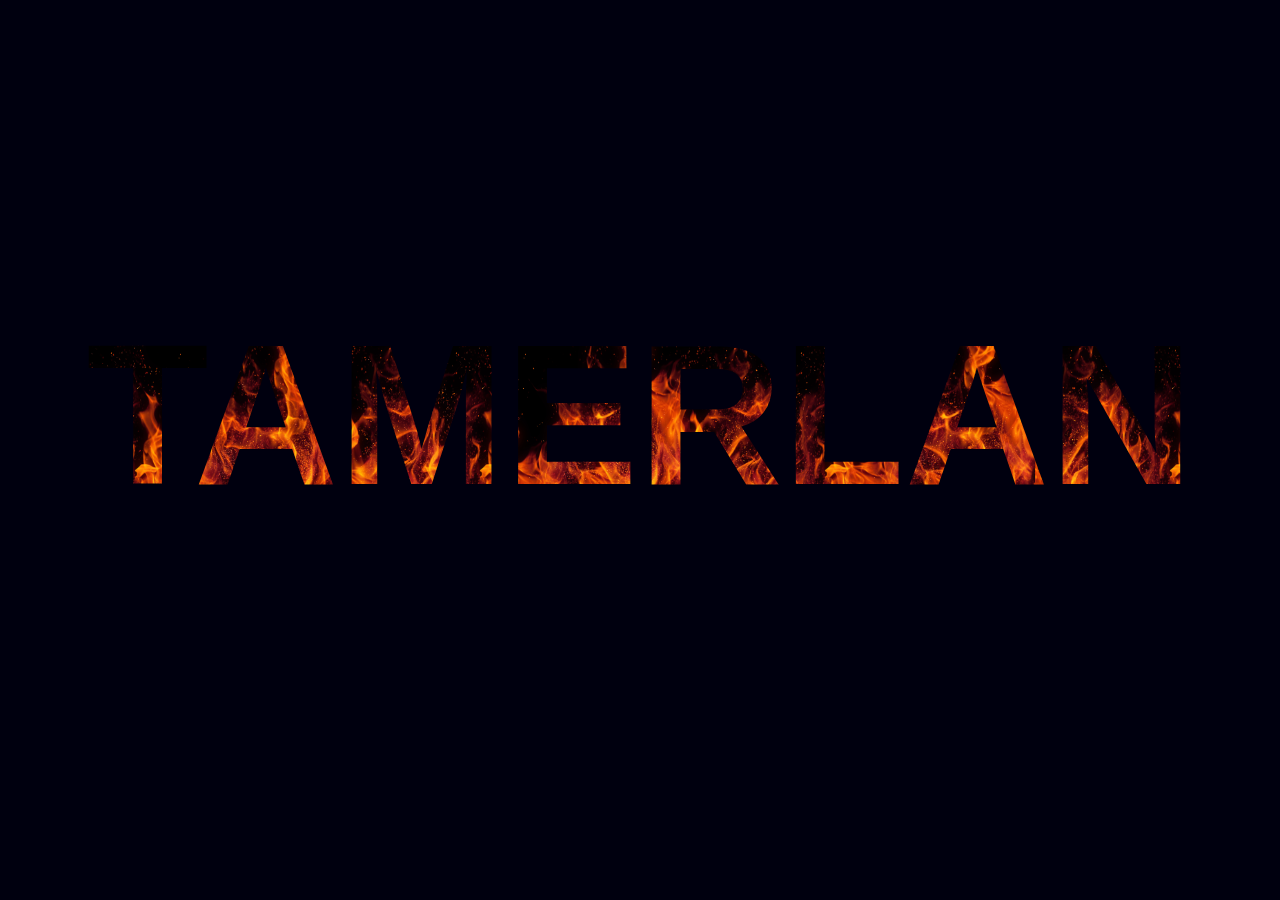
<file: fireWord/index.html>
<!DOCTYPE html>
<html lang="en">
<head>
    <meta charset="UTF-8">
    <meta http-equiv="X-UA-Compatible" content="IE=edge">
    <meta name="viewport" content="width=device-width, initial-scale=1.0">
    <title>Document</title>
    <link rel="stylesheet" href="style.css">
</head>
<body>
    <h1 class="title">Tamerlan</h1>
</body>
</html>
</file>
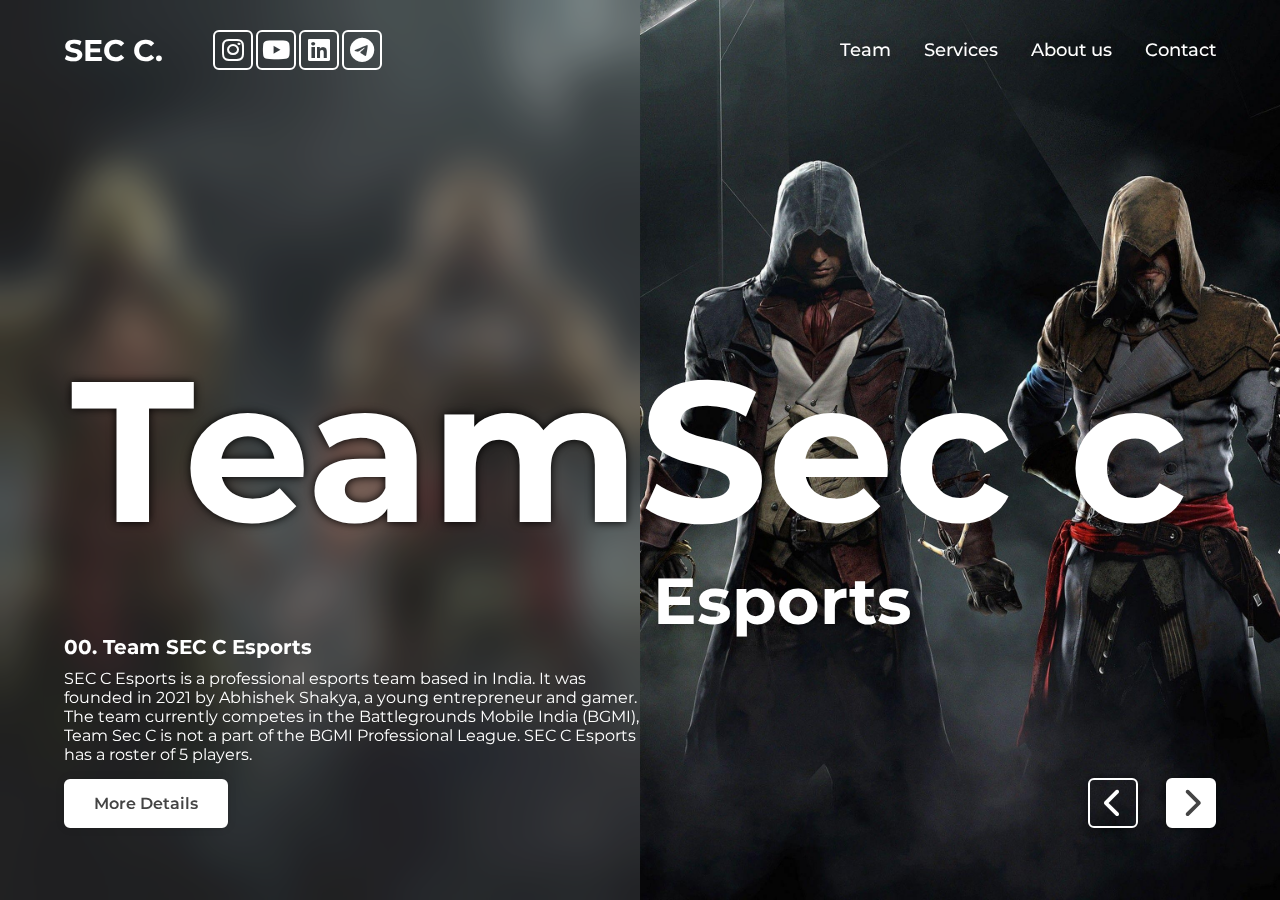
<file: gaming-website-template/index.html>
<!DOCTYPE html>
<html lang="en">
<head>
    <meta charset="UTF-8">
    <meta name="viewport" content="width=device-width, initial-scale=1.0">
    <link rel="stylesheet" href="https://cdnjs.cloudflare.com/ajax/libs/font-awesome/6.4.2/css/all.min.css" />
    <script src="script.js" defer></script>
    <link rel="stylesheet" href="style.css">
    <title>Team SEC C</title>
</head>
<body>
    <header class="header">
        <a href="" class="logo">SEC C.</a>

        <div class="social">
            <a href="#"><i class="fa-brands fa-instagram"></i></a>
            <a href="#"><i class="fa-brands fa-youtube"></i></a>
            <a href="#"><i class="fa-brands fa-linkedin"></i></a>
            <a href="#"><i class="fa-brands fa-telegram"></i></a>
        </div>

        <nav class="navbar">
            <a href="#">Team</a>
            <a href="#">Services</a>
            <a href="#">About us</a>
            <a href="#">Contact</a>
        </nav>
    </header>

    <section class="banner">
        <div class="slider">
            <div class="slide active">
                <img src="./1.jpg" alt="">
                <div class="left-info">
                    <div class="penetrte-blur">
                        <h1>Team</h1>
                    </div>
                    <div class="content">
                        <h3>00. Team SEC C Esports</h3>
                        <p>SEC C Esports is a professional esports team based in India. It was founded in 2021 by Abhishek Shakya, a young entrepreneur and gamer. The team currently competes in the Battlegrounds Mobile India (BGMI), Team Sec C is not a part of the BGMI Professional League. SEC C Esports has a roster of 5 players.</p>
                        <a href="#" class="btn">More Details</a>
                    </div>
                </div>
                <div class="right-info">
                    <h1>Sec c</h1>
                    <h3>Esports</h3>
                </div>
            </div>

            <div class="slide">
                <img src="./10.jpeg" alt="">
                <div class="left-info">
                    <div class="penetrte-blur">
                        <h1>Snak</h1>
                    </div>
                    <div class="content">
                        <h3>01. The Entry Fragger</h3>
                        <p>Abhishek Shakya, also known by his in-game name SnakeEye, is the entry fragger of SEC C Esports. He is responsible for taking the first shots in a fight and creating openings for his teammates. He is a skilled and aggressive player who is not afraid to take risks. SnakeEye has been playing BGMI since its release in 2021. SnakeEye is a key player for SEC C Esports.</p>
                        <a href="#" class="btn">More Details</a>
                    </div>
                </div>
                <div class="right-info">
                    <h1>eEye</h1>
                    <h3>Abhishek</h3>
                </div>
            </div>

            <div class="slide">
                <img src="./9.jpg" alt="">
                <div class="left-info">
                    <div class="penetrte-blur">
                        <h1>Ven</h1>
                    </div>
                    <div class="content">
                        <h3>02. The Supporter</h3>
                        <p>Ashish Shakya, in-game name Venom, is the support player of Team SEC C in Battlegrounds Mobile India (BGMI). He is known for his aggressive playstyle and his ability to clutch in difficult situations. He is also a skilled sniper and fragger.</p>
                        <a href="#" class="btn">More Details</a>
                    </div>
                </div>
                <div class="right-info">
                    <h1>om</h1>
                    <h3>Ashish

                    </h3>
                </div>
            </div>

            <div class="slide">
                <img src="./4.jpg" alt="">
                <div class="left-info">
                    <div class="penetrte-blur">
                        <h1>Fla</h1>
                    </div>
                    <div class="content">
                        <h3>03. The IGL</h3>
                        <p>Pankaj Rajpoot, in-game name Flash, is the in-game leader (IGL) of Team SEC C in Battlegrounds Mobile India (BGMI). He is responsible for making strategic decisions during matches and leading his team to victory. He is known for his calm and composed demeanor under pressure, and his ability to make quick decisions.</p>
                        <a href="#" class="btn">More Details</a>
                    </div>
                </div>
                <div class="right-info">
                    <h1>sh</h1>
                    <h3>pankaj</h3>
                </div>
            </div>

            <div class="slide">
                <img src="./8.jpg" alt="">
                <div class="left-info">
                    <div class="penetrte-blur">
                        <h1>Mr. R</h1>
                    </div>
                    <div class="content">
                        <h3>04. The All Rounder</h3>
                        <p>Shivam Rajput, in-game name Mr. Rajput, is an all-rounder of Team SEC C in Battlegrounds Mobile India (BGMI). He is known for his versatility and his ability to play any role in a match. He is a skilled fragger, sniper, and support player.</p>
                        <a href="#" class="btn">More Details</a>
                    </div>
                </div>
                <div class="right-info">
                    <h1>ajput</h1>
                    <h3>Shivam</h3>
                </div>
            </div>

            <div class="slide">
                <img src="./6.jpg" alt="">
                <div class="left-info">
                    <div class="penetrte-blur">
                        <h1>Sass</h1>
                    </div>
                    <div class="content">
                        <h3>05. The Extra</h3>
                        <p>Shashank Pal, in-game name Sassy Boi, is an extra player of Team SEC C in Battlegrounds Mobile India (BGMI). He is a skilled player who is able to fill in for any role in the team. He is also a good coach and he helps the team to improve their gameplay.</p>
                        <a href="#" class="btn">More Details</a>
                    </div>
                </div>
                <div class="right-info">
                    <h1>y Boi</h1>
                    <h3>Shashank</h3>
                </div>
            </div>
        </div>

        <div class="navigation">
            <span class="prev-btn"><i class="fa-solid fa-chevron-left fa-3x"></i></span>
            <span class="next-btn"><i class="fa-solid fa-chevron-right fa-3x"></i></span>
        </div>
    </section>
</body>
</html>
</file>
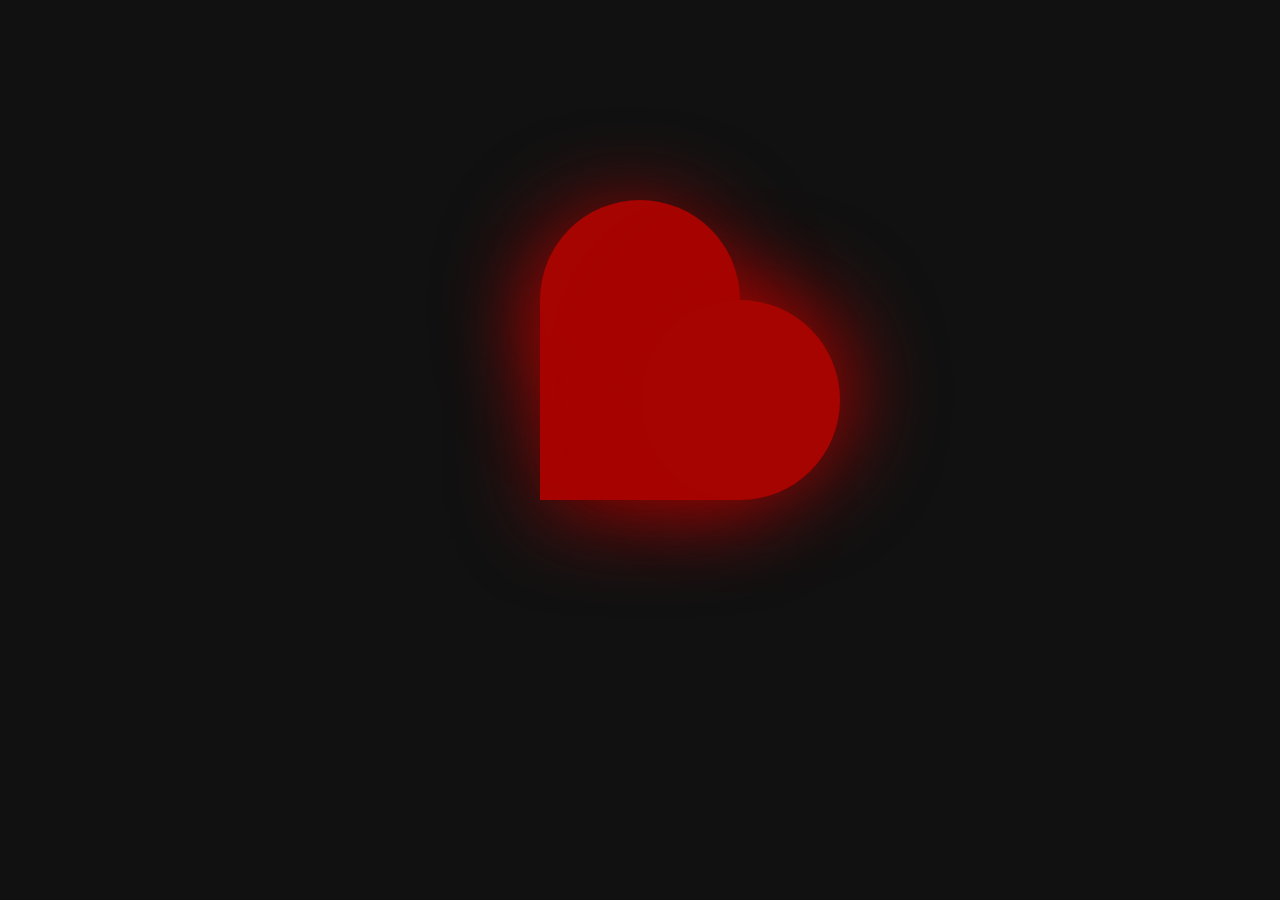
<file: heart/index.html>
<!DOCTYPE html>
<html lang="en">
  <head>
    <meta charset="UTF-8" />
    <meta http-equiv="X-UA-Compatible" content="IE=edge" />
    <meta name="viewport" content="width=device-width, initial-scale=1.0" />
    <title>Document</title>
    <link rel="stylesheet" href="style.css" />
  </head>
  <body>
    <div class="heart"></div>
  </body>
</html>
</file>
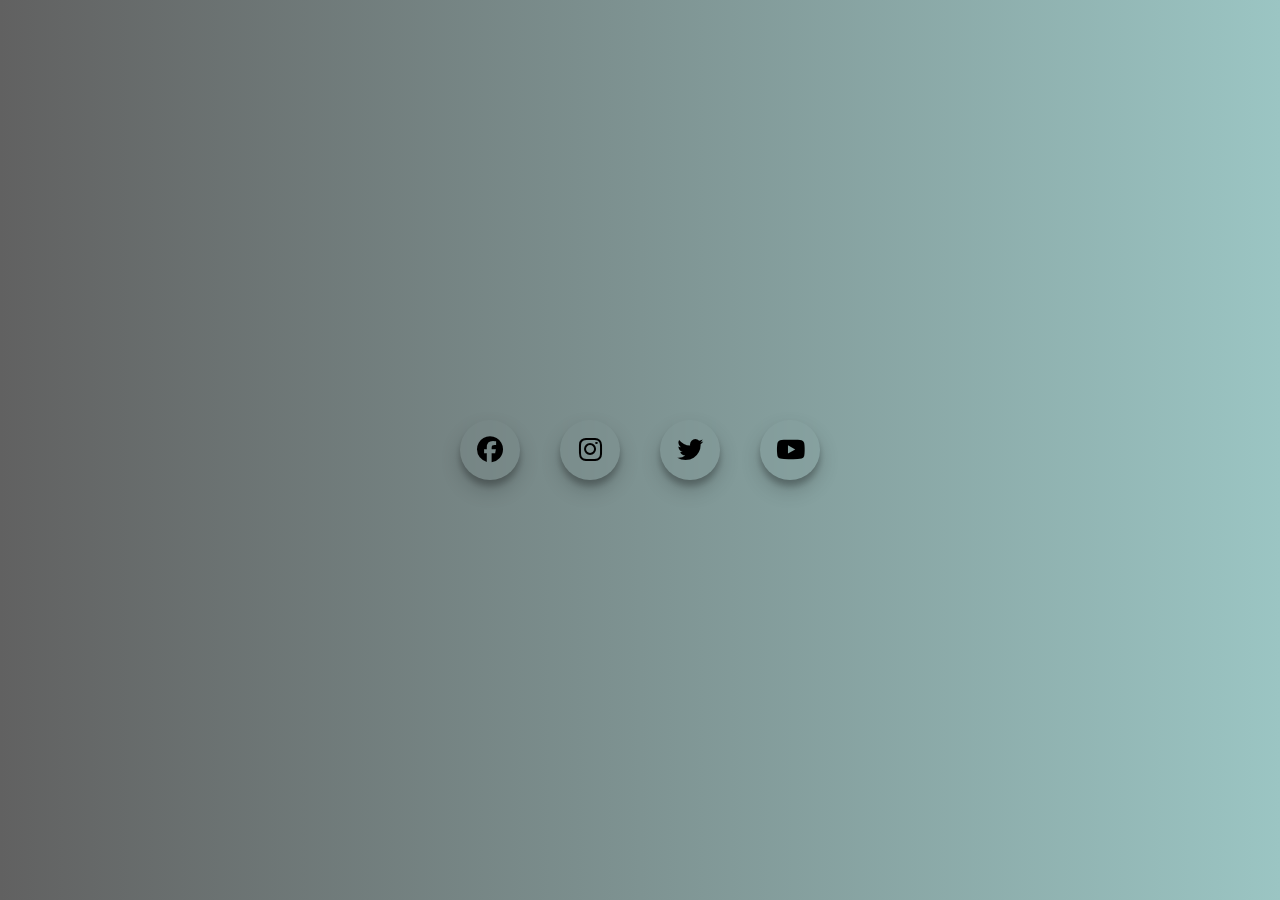
<file: Social-media-icons-With-Popup-Feature/index.html>
<!DOCTYPE html>
<html lang="en">
<head>
    <meta charset="UTF-8">
    <meta name="viewport" content="width=device-width, initial-scale=1.0">
    <link rel="stylesheet" href="https://cdnjs.cloudflare.com/ajax/libs/font-awesome/6.4.2/css/all.min.css"/>
    <link rel="stylesheet" href="./style.css">
    <title>Document</title>
</head>
<body>
    <footer class="wrapper">
        <div class="icons facebook">
            <div class="tooltip">
                Facebook
            </div>
            <span> <i class="fab fa-facebook"></i></span>
        </div>

        <div class="icons instagram">
            <div class="tooltip">
                Instagram
            </div>
            <span> <i class="fab fa-instagram"></i></span>
        </div>

        <div class="icons twitter">
            <div class="tooltip">
                Twitter
            </div>
            <span> <i class="fab fa-twitter"></i></span>
        </div>

        <div class="icons youtube">
            <div class="tooltip">
                Youtube
            </div>
            <span> <i class="fab fa-youtube"></i></span>
        </div>
    </footer>
</body>
</html>
</file>
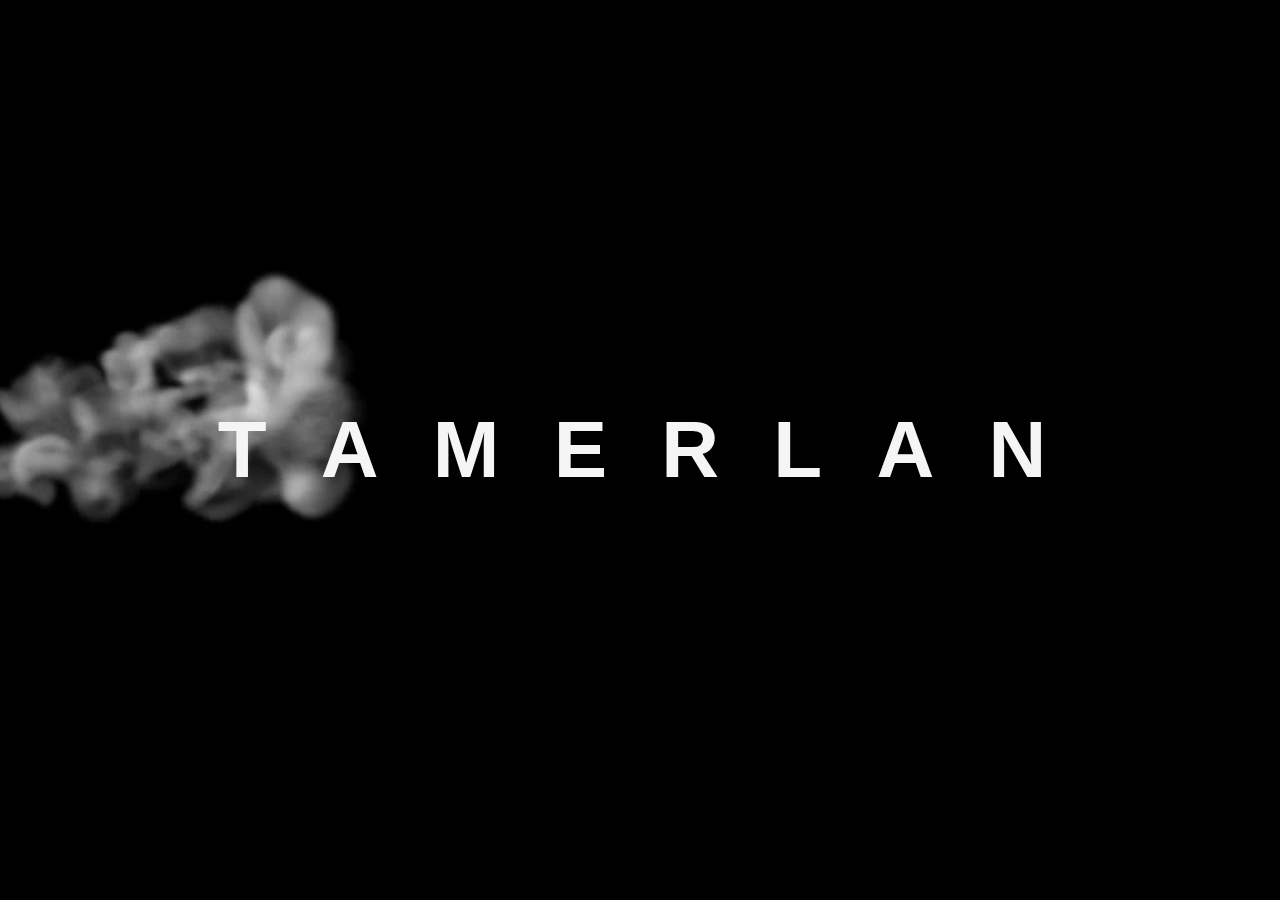
<file: Smoke-Effect-on-Your-Name-CSS-Animation/smoke.html>
<!DOCTYPE html>
<html lang="en">
<head>
    <meta charset="UTF-8">
    <meta http-equiv="X-UA-Compatible" content="IE=edge">
    <meta name="viewport" content="width=device-width, initial-scale=1.0">
    <link rel="stylesheet" href="smoke.css">
    <title>smoke effect on Name</title>
</head>
<body>
    <section>
        <video src="smoke.mp4" autoplay muted></video>
        <h1>
            <span>T</span>
            <span>A</span>
            <span>M</span>
            <span>E</span>
            <span>R</span>
            <span>L</span>
            <span>A</span>
            <span>N</span>
        </h1>
    </section>
</body>
</html>
</file>
<file: fireWord/style.css>
body {
  margin: 0;
  padding: 0;
  background-color: rgb(0, 0, 15);
}
.title {
  text-align: center;
  margin-top: 300px;
  font-size: 200px;
  text-transform: uppercase;
  color: transparent;
  font-family: Arial;
  background-image: url(fire.jpeg);
  background-size: contain;
  -webkit-background-clip: text;
  animation: fire 13s infinite;
}

@keyframes fire {
  0% {
    background-position: left 0 top 0;
  }
  50% {
    background-position: left 150px top -25px;
  }
  100% {
    background-position: left 300px top 0;
  }
}
</file>
<file: gaming-website-template/style.css>
@import url('https://fonts.googleapis.com/css2?family=Montserrat:ital,wght@0,300;0,400;0,500;0,600;0,700;0,800;1,900&display=swap');

*{
    margin: 0;
    padding: 0;
    box-sizing: border-box;
    font-family: 'Montserrat', sans-serif;
}

:root{
    font-size: 62.5%;
}

.header{
    position: fixed;
    top: 0;
    left: 0;
    width: 100%;
    padding: 30px 5%;
    background: transparent;
    display: flex;
    align-items: center;
    z-index: 5;
}

.logo{
    font-size: 30px;
    color: #fff;
    text-decoration: none;
    font-weight: 700;
}

.social{
    margin: 0 auto 0 50px;
}

.social a{
    display: inline-flex;
    justify-content: center;
    text-align: center;
    width: 40px;
    height: 40px;
    background: transparent;
    border: 2px solid #fff;
    border-radius: 6px;
    text-decoration: none;
    transition: all 0.5s ease;
}

.social a:hover{
    background: #fff;
}

.social a i{
    display: flex;
    font-size: 25px;
    color: #fff;
    padding-top: 6px;
    transition: all 0.5s ease;
}

.social a:hover i{
    color: #444;
}

.navbar a{
    font-size: 18px;
    color: #fff;
    text-decoration: none;
    font-weight: 500;
    margin-left: 30px;
    text-shadow: 0 0 10px rgba(0, 0, 0, 0.2);
}

.banner{
    position: relative;
    width: 100%;
    height: 100vh;
    overflow-x: hidden;
}

.slider .slide{
    position: absolute;
    width: 100%;
    height: 100vh;
}

.slide img{
    position: absolute;
    object-fit: cover;
    width: 100%;
    height: 100%;
    pointer-events: none;
    opacity: 0;
    transition: 0.3s ease;
}

.slide.active img{
    opacity: 1;
}

.slide .left-info{
    position: absolute;
    top: 0;
    left: 0;
    width: 50%;
    height: 100%;
    transform: translateX(-100%);
    transition: 0s;
}

.slide.active .left-info{
    transform: translateX(0);
    z-index: 1;
    transition: 1s ease;
}

.left-info .penetrte-blur{
    position: absolute;
    width: 100%;
    height: 100%;
    background: rgba(255, 255, 255, 0.1);
    backdrop-filter: blur(20px);
    display: flex;
    justify-content: flex-end;
    align-items: center;
}

.penetrte-blur h1{
    font-size: 200px;
    color: #fff;
    text-shadow: 0 0 10px rgba(0, 0, 0, 5);
}

.left-info .content{
    position: absolute;
    bottom: 8%;
    left: 10%;
    color: #fff;
}

.content h3{
    font-size: 20px;
}

.content p{
    font-size: 16px;
    margin: 10px 0 1.5rem;
}

.content .btn{
    display: inline-block;
    padding: 1.3rem 2.8rem;
    background: #fff;
    border: 2px solid white;
    border-radius: 6px;
    box-shadow: 0 0 10px rgba(0, 0, 0, 0.1);
    font-size: 1.6rem;
    color: #444;
    text-decoration: none;
    font-weight: 600;
    transition: all 0.5s ease;
}

.content .btn:hover{
    background: transparent;
    color: #fff;
}

.slide .right-info{
    position: absolute;
    top: 0;
    right: 0;
    width: 50%;
    height: 100%;
    /* background: red; */
    display: flex;
    flex-direction: column;
    justify-content: center;
    transform: translateX(100%);
    transition: 0s;
}

.slide.active .right-info{
    transform: translateX(0);
    z-index: 1;
    transition: 1s ease;
}

.right-info h1{
    font-size: 200px;
    color: #fff;
    text-shadow: 
        0 1px 0 #ccc,
        0 2px 0 #c9c9c9,
        0 3px 0 #bbb,
        0 4px 0 #b9b9b9,
        0 5px 0 #aaa,  
        0 6px 1px rgba(0, 0, 0, 0.1),  
        0 0px 5px rgba(0, 0, 0, 0.1),  
        0 1px 3px rgba(0, 0, 0, 0.3),  
        0 3px 5px rgba(0, 0, 0, 0.2),  
        0 5px 10px rgba(0, 0, 0, 0.25),  
        0 10px 10px rgba(0, 0, 0, 0.2),  
        0 20px 20px rgba(0, 0, 0, 0.15),  
        ;
}

.right-info h3{
    position: absolute;
    font-size: 65px;
    color: #fff;
    text-shadow: 0 0 10px rgba(0, 0, 0, 0.3);
    transform: translateY(190%);
    margin-left: 1.3rem;
}

.navigation{
    position: absolute;
    bottom: 8%;
    right: 5%;
    z-index: 99;
}

.navigation span{
    display: inline-flex;
    width: 5rem;
    height: 5rem;
    background: #fff;
    border: 2px solid #fff;
    box-shadow: 0 0 10px rgba(0, 0, 0, 0.5);
    cursor: pointer;
    margin-left: 2.5rem;
    border-radius: 6px;
    align-items: center;
    justify-content: center;
}

.navigation span:nth-child(1){
    background: transparent;
}

.navigation span:nth-child(1):hover{
    background: #fff;
}

.navigation span i{
    color: #444;
    transition: all .5s ease;
}

.navigation span:nth-child(1) i{
    color: #fff;
}

.navigation span:nth-child(1):hover i{
    color: #444;
}
</file>
<file: heart/style.css>
body {
  margin: 0;
  padding: 0;
  background-color: #111;
  display: flex;
  justify-content: center;
  align-items: center;
  height: 800px;
}
.heart {
  width: 200px;
  height: 200px;
  background-color: #a60400;
  box-shadow: 10px 10px 90px #a60400;
  position: relative;
  animation: animation 0.6s infinite;
}
.heart::before {
  content: '';
  position: absolute;
  width: 200px;
  height: 200px;
  box-shadow: -10px 10px 90px #a60400;
  top: -50%;
  border-radius: 50%;
  background-color: #a60400;
}
.heart::after {
  content: '';
  position: absolute;
  width: 200px;
  height: 200px;
  box-shadow: 10px -10px 90px #a60400;
  right: -50%;
  border-radius: 50%;
  background-color: #a60400;
}

@keyframes animation {
  0% {
    transform: rotate(-45deg) scale(1.07);
  }
  50% {
    transform: rotate(-45deg) scale(1);
  }
  100% {
    transform: rotate(-45deg) scale(0.8);
  }
}
</file>
<file: Social-media-icons-With-Popup-Feature/style.css>
@import url('https://fonts.googleapis.com/css2?family=Montserrat:wght@300;400;500;600;700&display=swap');


*,
*::after,
*::before{
    margin: 0%;
    padding: 0%;
    box-sizing: border-box;
}

:root{
    font-family: 'Montserrat', sans-serif;
    font-size: 62.5%;
}

body{
    font-family: 'Montserrat', sans-serif;
    line-height: 1.7;
    background: linear-gradient(to right, #616161, #9bc5c3);
    display: flex;
    justify-content: center;
    align-items: center;
    
    height: 100vh;
}

.wrapper{
    display:flex;
    justify-content: center;
    align-items: center;
    background:transparent ;
    gap: 40px;
}

.wrapper .icons{
   text-align: center;
   cursor: pointer;
   display: flex;
   align-items: center;
   justify-content: space-evenly;
   flex-direction: column;
   position: relative;
   z-index: 2;
   transition: 0.4s cubic-bezier(0.68, -0.55, 0.265, 1.55);
   object-position: center;
   backdrop-filter: blur(5px);
}

.wrapper .icons span{
   display: block;
   height: 60px;
   width: 60px;
   background: transparent;
   border-radius: 50%;
   position: relative;
   z-index: 2;
   box-shadow: 0 10px 20px rgba(0, 0, 0, 0.19), 0 6px 6px rgba(0, 0, 0, 0.23);
   transition: 0.4s cubic-bezier(0.68, -0.55, 0.265, 1.55);
   color: #000;
}

.wrapper .icons span i{
   line-height: 60px;
   font-size: 26px;
}

.wrapper .icons .tooltip {
    position: absolute;
    top: 0;
    z-index: 1;
    background: #ffffff;
    color: #ffffff;
    padding: 6px 14px;
    font-size: 20px;
    font-weight: 500;
    border-radius: 25px;
    opacity: 0;
    pointer-events: none;
    box-shadow: rgba(0, 0, 0, 0.17) 0px -23px 25px 0px inset, rgba(0, 0, 0, 0.15) 0px -36px 30px 0px inset, rgba(0, 0, 0, 0.1) 0px -79px 40px 0px inset, rgba(0, 0, 0, 0.06) 0px 2px 1px, rgba(0, 0, 0, 0.09) 0px 4px 2px, rgba(0, 0, 0, 0.09) 0px 8px 4px, rgba(0, 0, 0, 0.09) 0px 16px 8px, rgba(0, 0, 0, 0.09) 0px 32px 16px;
    transition: 0.4s cubic-bezier(0.68, -0.55, 0.265, 1.55);
}

.wrapper .icons:hover .tooltip{
    top: -60px;
    opacity: 1;
    pointer-events: auto;
}


.wrapper .icons:hover span{
    color: #ffffff;
}

.wrapper .icons:hover span,
.wrapper .icons:hover .tooltip{
    text-shadow: 0px -1px 0px rgba(0, 0, 0, 0.4);
}

.wrapper .facebook:hover span,
.wrapper .facebook:hover .tooltip{
    background: #3b5999;

}

.wrapper .instagram:hover span,
.wrapper .instagram:hover .tooltip{
    background: #e1306c;
}

.wrapper .twitter:hover span,
.wrapper .twitter:hover .tooltip{
    background: #46c1f6;
}

.wrapper .youtube:hover span,
.wrapper .youtube:hover .tooltip{
    background: #CD201F;
}
</file>
<file: Smoke-Effect-on-Your-Name-CSS-Animation/smoke.css>
*{
    margin: 0;
    padding: 0;
    box-sizing: border-box;
}

video{
    object-fit: cover;
    width: 100%;
    height: 100%;
}

section{
    background:#000 ;
    height: 100vh;
}

h1{
    position: absolute;
    top: 50%;
    transform: translateY(-50%);
    width: 100%;
    text-align: center;
    letter-spacing: 1rem;
    text-transform: uppercase;
    color: #f5f5f5;
    font-size: 5em;
    font-family: sans-serif;
}

h1 span{
    display: inline-block;
    animation: animate 1s  ease-in-out;

}

@keyframes animate{
    0%{
        opacity: 0%;
        transform: rotateY(90deg);
        filter: blur(10px);
    }
    100%{
        opacity: 1;
        transform: rotateY(0deg);
        filter: blur(0px);
}
}
h1 span:nth-child(1)
{
    animation-delay: 0.4s;
}
h1 span:nth-child(2)
{
    animation-delay: 0.8s;
}
h1 span:nth-child(3)
{
    animation-delay: 1.2s;
}
h1 span:nth-child(4)
{
    animation-delay: 1.7s;
}
h1 span:nth-child(5)
{
    animation-delay: 2.1s;
}
h1 span:nth-child(6)
{
    animation-delay: 2.5s;
}
h1 span:nth-child(7)
{
    animation-delay: 3s;
}
h1 span:nth-child(8)
{
    animation-delay: 3.2s;
}
</file>
